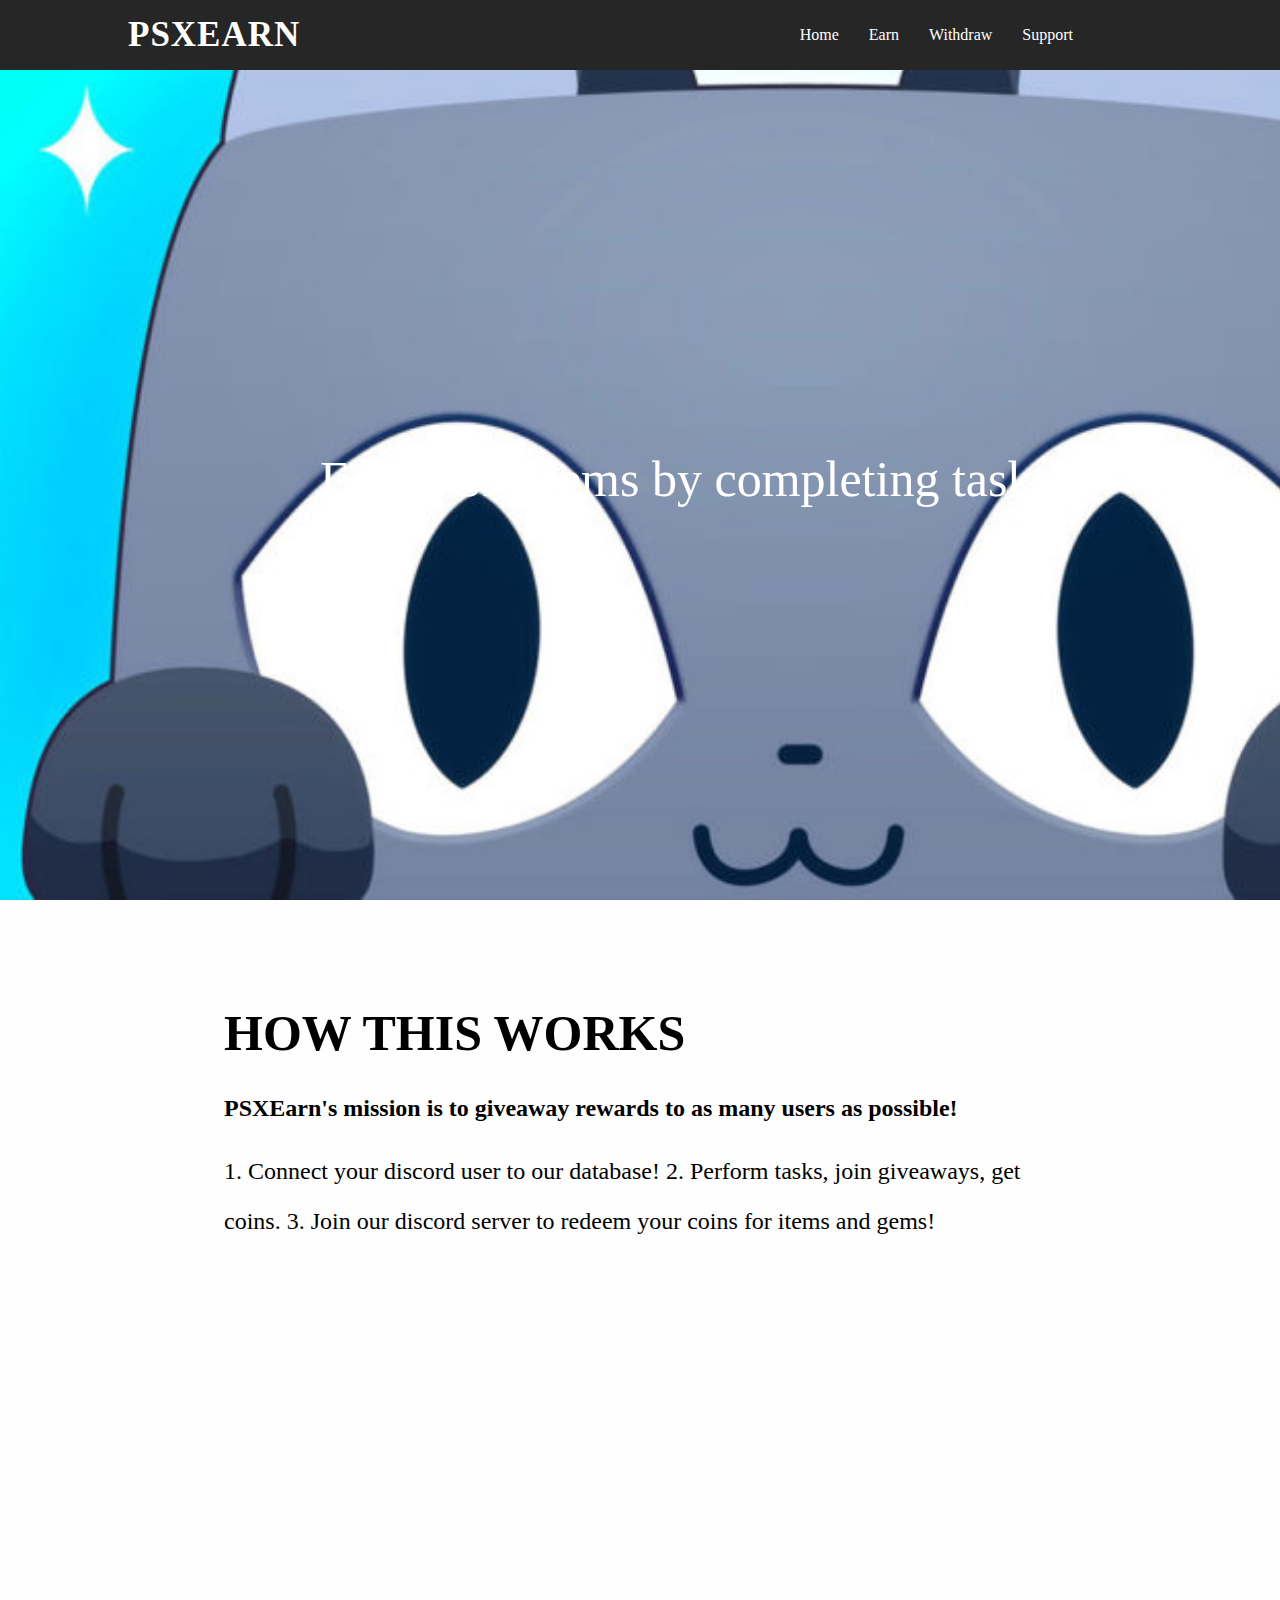
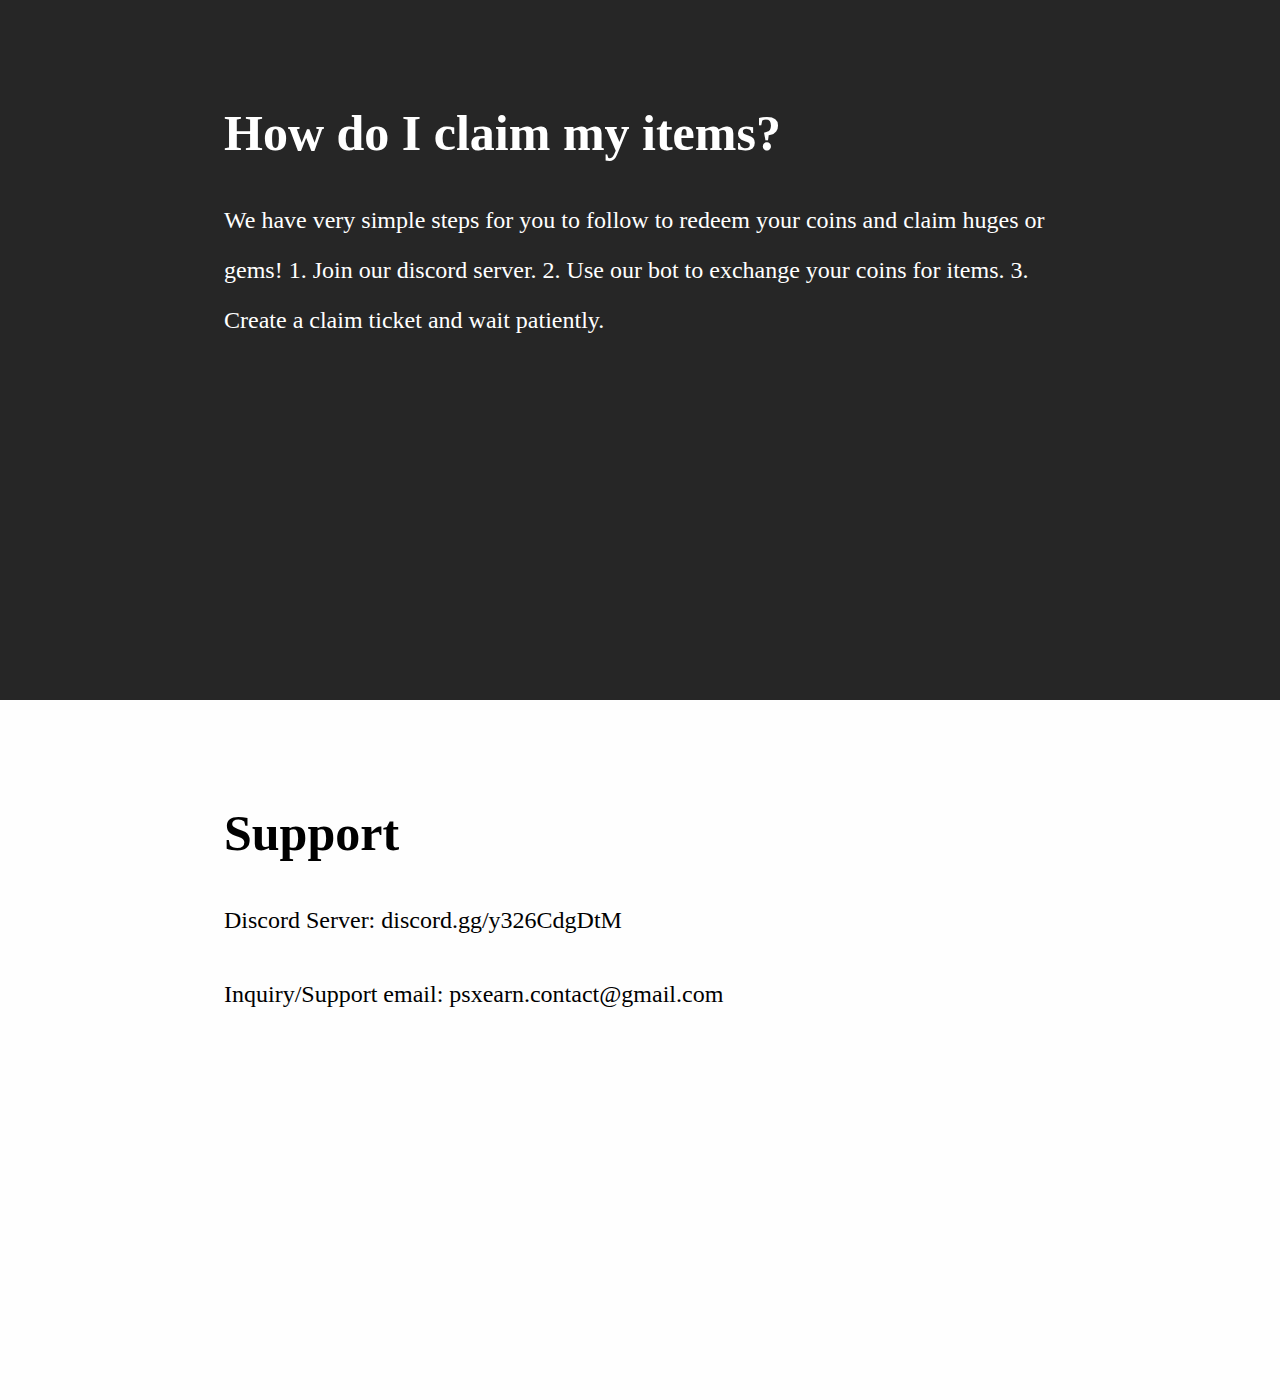
<file: index.html>
<HTML>
    <HEAD>
        <meta charset="UTF-8">
        <title> PSXEarn</title>
        <link rel="stylesheet" href="webstyle.css">
	<link rel="shortcut icon" type="image/png" href="logo.png">
    </HEAD>
    <BODY>
        <div class="navbar">
            <a class="logo" href="#">PSXEarn</a>
            <ul class="nav">
                <li><a href="#home">Home</a></li>
                <li><a href="#earn">Earn</a></li>
                <li><a href="#withdraw">Withdraw</a></li>
                <li><a href="#contact">Support</a></li>
            </ul>

        </div>
	<section class="banner-area" id="home">
	<div class="banner-text" id="home"> Earn PSX items by completing tasks!</div>

        </section>

        <section class="about-area" id="earn">

            <div class="text-part">
                <h1>
                    HOW THIS WORKS
                </h1>
                <h2>
                PSXEarn's mission is to giveaway rewards to as many users as possible!
                 </h2>
                <p>
                1. Connect your discord user to our database!
		2. Perform tasks, join giveaways, get coins.
		3. Join our discord server to redeem your coins for items and gems!
                </p>
            </div>
        </section>
        <section class="services-area" id="withdraw">
            <div class="text-part">
                <h1>
                    How do I claim my items?
                </h1>
                <p>
                We have very simple steps for you to follow to redeem your coins and claim huges or gems!
		1. Join our discord server.
		2. Use our bot to exchange your coins for items.
		3. Create a claim ticket and wait patiently.
                </p>
            </div>
        </section>

        <section class="contact-area" id="contact">
            <div class="text-part">
                <h1>
                    Support
                </h1>
                <p>
                Discord Server: discord.gg/y326CdgDtM
                </p>
                <p>
                Inquiry/Support email: psxearn.contact@gmail.com
                </p>
            </div>
        </section>
    </BODY>
    </HTML>
</file>
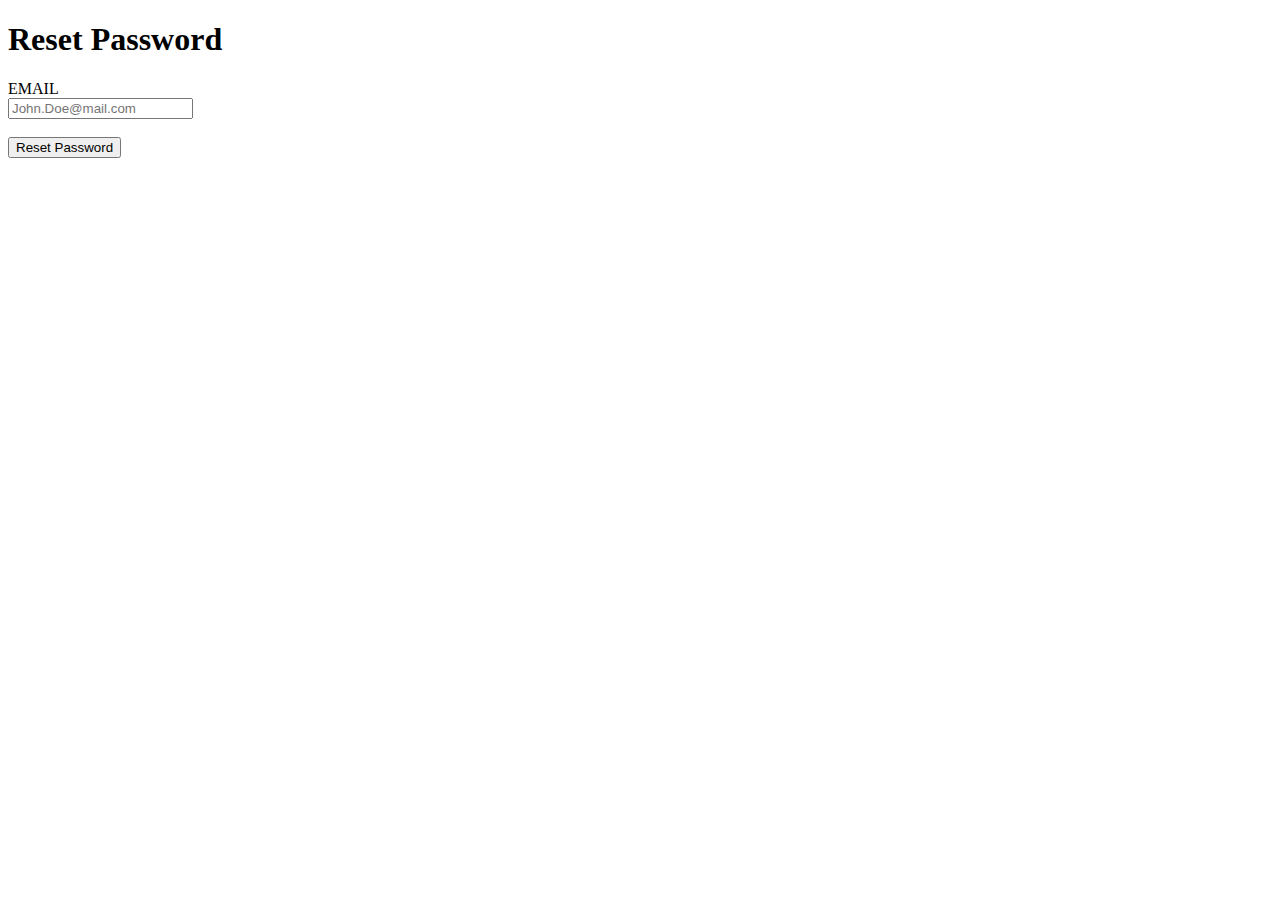
<file: index/password-reset.html>
<!DOCTYPE html>
<html lang="en">
<head>
    <meta charset="UTF-8">
    <title>Title</title>
</head>
<body>
                <form method="POST" action="/login">
                    <h1>Reset Password</h1>
                    <label for="email">EMAIL</label><br>
                    <input class="input input-msg" type="email" id="email" name="email" placeholder="John.Doe@mail.com" required><br><br>
                    <input type="submit" class="submit-button" value="Reset Password">
                </form>
</body>
</html>
</file>
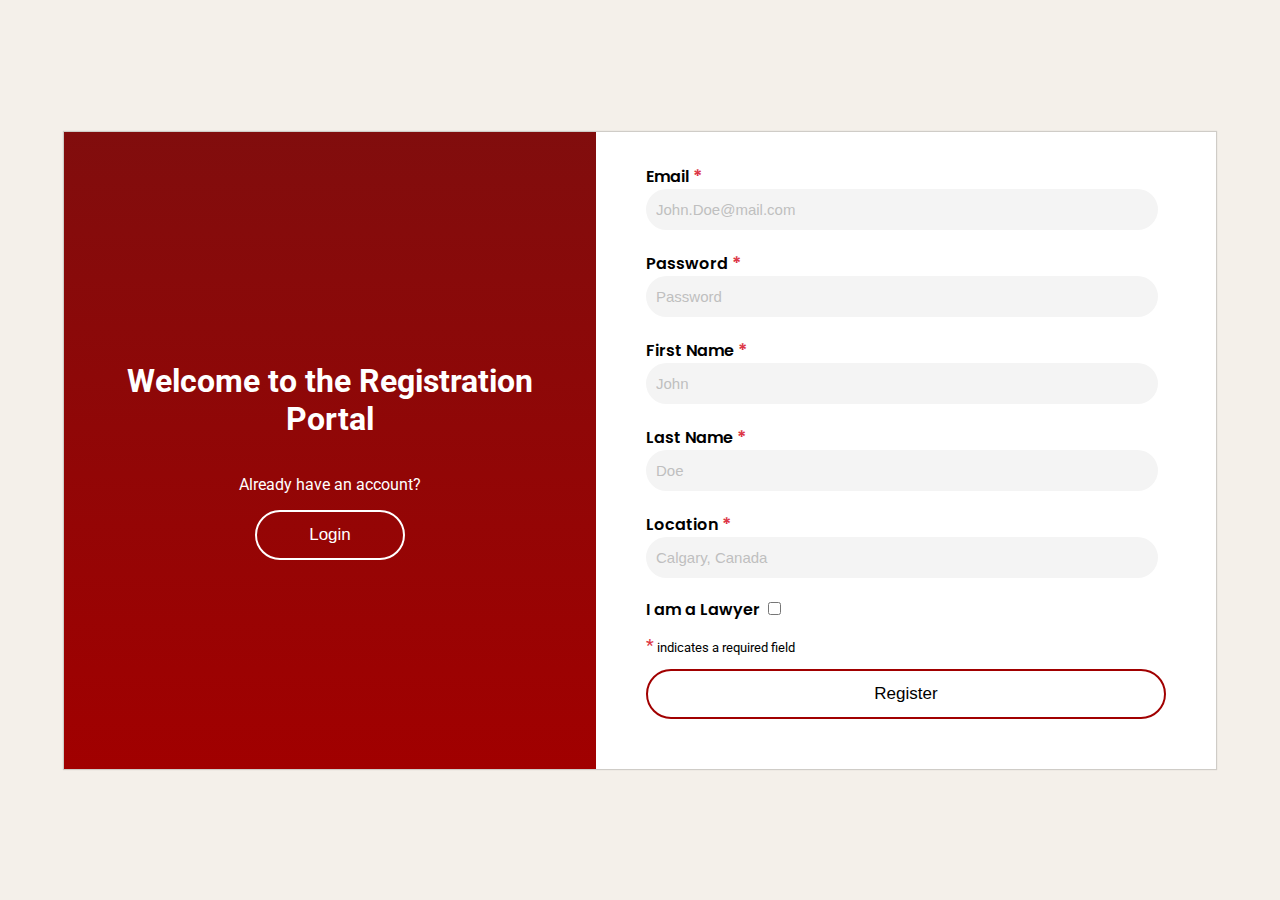
<file: index/register.html>
<!DOCTYPE html>
<html lang="en">
    <head>
        <meta charset="UTF-8">
        <title>DuoLegal | Register</title>
        <meta name="viewport" content="width=device-width, initial-scale=1.0">
        <link rel="stylesheet" href="../static/register.css">
        <link rel="stylesheet" href="../static/all.css">
        <link rel="shortcut icon" type="image/png" href="../static/graphics/logo.png">
    </head>
    <body>
        <div class="register-div">
            <!--LEFT SIDE-->
            <div class="login">
                <h1>Welcome to the Registration Portal</h1>
                <p>Already have an account?</p>
                <a href="/login"><button class="login-button">Login</button></a>
            </div>

            <!--RIGHT SIDE-->
            <div class="signup">
                <form method="POST" action="/register">
                    <label for="email">Email <span class="required">*</span></label><br>
                    <input class="input input-msg" type="email" id="email" name="email" placeholder="John.Doe@mail.com" required><br><br>
                    <label for="password">Password <span class="required">*</span></label><br>
                    <input class="input input-msg" type="password" id="password" name="password" placeholder="Password" required><br><br>
                    <label for="first">First Name <span class="required">*</span></label><br>
                    <input class="input input-msg" type="first" id="first" name="first" placeholder="John" required><br><br>
                    <label for="last">Last Name <span class="required">*</span></label><br>
                    <input class="input input-msg" type="last" id="last" name="last" placeholder="Doe" required><br><br>
                    <label for="location">Location <span class="required">*</span></label><br>
                    <input class="input input-msg" type="location" id="location" name="location" placeholder="Calgary, Canada" required><br><br>
                    <label for="lawyer-checkbox">I am a Lawyer</label>
                    <input type="checkbox" id="lawyer-checkbox" onclick="toggleLawyerFields()">


                    <!-- Additional Lawyer Fields, initially hidden -->
                    <div id="lawyer-fields" style="display:none;">
                        <br>
                        <label for="license_id">License ID <span style="font-size: 12px">(12 digits)</span> <span class="required">*</span></label><br>
                        <input class="input input-msg" type="text" id="license_id" name="license_id" placeholder="012345678910"><br><br>

                        <label for="law_school">Alma Mater <span class="required">*</span></label><br>
                        <input class="input input-msg" type="text" id="law_school" name="law_school" placeholder="Harvard"><br><br>

                        <label for="law_firm">Law Firm <span class="required">*</span></label><br>
                        <input class="input input-msg" type="text" id="law_firm" name="law_firm" placeholder="Calgary Lawyers">
                    </div>

                    <p class="required-text"><span class="required">*</span> indicates a
                        required field</p>
                    <input class="submit-button" type="submit" value="Register">
                </form>

            </div>
        </div>
        <script src="../static/script.js"></script>
    </body>
</html>
</file>
<file: webstyle.css>
body{
	margin: 0;
	padding: 0;
	Font-family: Poppins;
}
.navbar{
	position: fixed;
	display: flex;
	justify-content: center;
	align-items: center;
	flex-direction: row;
	flex-wrap: wrap;
	background-color:#262626;
	color:#fff;
	width: 100%;
	height: 70px;
	z-index: 1;
}
.nav{
	display: flex;
	justify-content: right;
	list-style: none;
	margin-right: 15%;
}
.logo{
	flex: 1 1 auto;
	margin-left: 10%;
	text-transform: uppercase;
	letter-spacing: 1px;
	font-weight: bold;
	font-size: 35px;
}
img{
	width:20%;
}
a{
	margin: 15px;
	color: white;
	text-decoration: none;
	text-transformation: uppercase;
}
a:hover{
	color: white;
}
.banner-area{
	position: relative;
	background-image: url("default.jpg");
	width: 100%;
	height: 100vh;
	Background-repeat: no-repeat;
	Background-size: cover;
}


.banner-text{
	color: white;
	font-size: 50px;
	position: absolute;
	top: 50%;
	left: 25%;
}


.about-area, .services-area, .contact-area{
	position: relative;
	display: flex;
	justify-content: space-around;
	align-items: center;
	flex-wrap: wrap;
	flex-direction: row;
	width: 100%;
	height: 700px;
}
.text-part{
	width: 65%;
	height: 80%;
}
h1{
	font-size: 50px;
	font-family:Audiowide;
}
p{
	font-size: 24px;
	line-height: 50px;
}
.about-area{
	background: #fefefe;
}
.services-area{
	background-color:#262626;
	color:#fff;
}

.contact-area{
	background: #fefefe;
}



html {
    scroll-behavior: smooth;
}
</file>
<file: static/register.css>
/*
    CSS for registration page
*/

@import url('https://fonts.googleapis.com/css2?family=Poppins:wght@600&display=swap');

body {
    background-color: #f4f0ea;
    display: flex;
    justify-content: center;
    align-items: center;
    min-height: 100vh;
}

.signup {
    display: flex;
    justify-content: center;
    align-items: center;
    background-color: white;
    padding: 30px;
}

.login {
    text-align: center;
    background-image: linear-gradient(#810d0d, #a10000);
    color: white;
    padding: 30px;
    display: flex;
    flex-direction: column;
    justify-content: center;
    align-items: center;
}

.register-div {
    box-shadow: 0 0 1px 1px rgba(0, 0, 0, 0.15);
    margin: 50px;
    width: 90%;
    max-width: 1200px;
}

@media (min-width: 65em) {
    .signup {
        background-color: white;
        padding: 50px;
        padding-top: 30px;
        width: 50%;
        display: flex;
    }

    .login {
        width: 50%;
        background-image: linear-gradient(#810d0d, #a10000);
        color: white;
        align-items: center;
        text-align: center;
        justify-content: center;
    }

    .register-div {
        overflow: hidden;
        display: flex;
        box-shadow: 0 0 1px 1px rgba(0, 0, 0, 0.15);
        margin: 50px;
    }
}

.login-button {
    background-color: transparent;
    border: 2px solid #ffffff;
    height: 50px;
    transition: all .4s ease;
    border-radius: 50px;
    text-align: center;
    font-size: 17px;
    width: 150px;
    color: white;
    display: inline-block;
}

.login-button a {
    color: white;
    text-decoration: none;
}

.login-button:hover {
    color: black;
    cursor: pointer;
    background-color: #ffffff;
}

label {
    font-family: "Poppins", sans-serif;
    font-weight: 600;
    font-style: normal;
}

.input {
    height: 39px;
    border: none;
    border-radius: 50px;
    padding-left: 10px;
    font-size: 15px;
    max-width: 500px;
    width: 65vw;
    background-color: #f4f4f4;
}

.input-msg:hover {
    border: none;
}

.input:focus,
.msg-box:focus {
    outline: none;
}

.input::placeholder,
.msg-box::placeholder {
    color: #bfbfbf;
}

.submit-button {
    background-color: transparent;
    color: black;
    border: 2px solid #a10000;
    height: 50px;
    max-width: 520px;
    width: 67vw;
    text-align: center;
    text-decoration: none;
    font-size: 17px;
    transition: all .4s ease;
    border-radius: 50px;
}

.submit-button:hover {
    color: white;
    cursor: pointer;
    background-color: #a10000;
}
</file>
<file: static/all.css>
/*
    CSS file for styles used in ALL pages
*/

@import url(https://fonts.googleapis.com/css?family=Roboto:400,100,300,500,700);

html {
    scroll-behavior: smooth;
}

body {
    font-family: Roboto, sans-serif;
    margin: 0;
}

/* Navigation Bar */
.navbar {
    position: fixed;
    display: flex;
    justify-content: center;
    align-items: center;
    flex-direction: row;
    flex-wrap: wrap;
    background-color: #262626;
    color: #fff;
    width: 100%;
    height: 70px;
    z-index: 1;
    top: 0;
}

.nav {
    display: flex;
    justify-content: right;
    list-style: none;
    margin-right: 10px;
}

.nav-account {
    margin-right: 10%;
    display: flex;
    list-style: none;
    justify-content: right;
}

.logo {
    flex: 1 1 auto;
    margin-left: 10%;
    letter-spacing: 1px;
    font-weight: bold;
    font-size: 35px;
    color: white;
    text-decoration: none;
}

.nav a {
    margin: 0;
    color: white;
    text-decoration: none;
    padding: 10px 20px 10px 20px;
    border-radius: 50px;
}

.nav-account a {
    margin: 0;
    color: white;
    text-decoration: none;
    padding: 10px 20px 10px 20px;
}

.nav a:hover {
    transition: all .6s ease;
    background-color: #313131;
}

/* Conditional navbar buttons depending on page */
.nav-logout, .nav-login {
    border-radius: 0 50px 50px 0;
    background-color: #a10000;
}

.nav-logout:hover {
    transition: all .6s ease;
    background-color: #810d0d;
}

.nav-register {
    border-radius: 50px 0 0 50px;
    background-color: #5a5a5a;
}

.nav-profile {
    border-radius: 50px 0 0 50px;
    background-color: #5a5a5a;
}

.nav-login:hover {
    transition: all .6s ease;
    background-color: #810d0d;
}

.nav-register:hover, .nav-profile:hover {
    transition: all .6s ease;
    background-color: #686868;
}

/* Progress scroll */
.scroll-container {
    width: 100%;
    height: 4px;
    background: #ccc;
    position: fixed;
    z-index: 2;
    top: 70px;
}

.scroll-progress-bar {
    height: 4px;
    background: #a10000;
    z-index: 2;
    top: 70px;
    width: 0;
}


/* Back to top button */
#button {
    display: inline-block;
    background-color: #ccc;
    width: 50px;
    height: 50px;
    text-align: center;
    border-radius: 4px;
    position: fixed;
    bottom: 30px;
    right: 30px;
    transition: background-color .3s,
    opacity .5s, visibility .5s;
    opacity: 0;
    text-decoration: none;
    visibility: hidden;
    transition: all .6s ease;
}

#button::after {
    content: "\f077";
    font-family: FontAwesome;
    font-weight: normal;
    font-style: normal;
    font-size: 2em;
    line-height: 55px;
    color: #fff;
}

#button:hover {
    cursor: pointer;
    background-color: #000;
}

#button:active {
    background-color: #555;
}

#button.show {
    opacity: 1;
    z-index: 1;
    visibility: visible;
}

/* Footers */
.footer {
    text-align: center;
    box-shadow: -1px -1px 4px 0 rgba(0, 0, 0, .1);
    background-color: #262626;
    color: white;
    padding: 20px;
    padding-bottom: 1px;
}

.nav-footer {
    list-style: none;
    display: flex;
    justify-content: center;
    align-items: center;
    flex-direction: row;
    flex-wrap: wrap;
}

.nav-footer a {
    text-decoration: none;
    color: white;
}

.footer p {
    color: #a8a8a8;
    font-size: 12px;
    text-align: left;
}

.nav-footer a {
    margin: 0;
    color: white;
    text-decoration: none;
    padding: 10px 20px 10px 20px;
    border-radius: 50px;
}

.nav-footer a:hover {
    transition: all .6s ease;
    background-color: #313131;
}

/* Forms */
.required {
    color: #dc3545;
    font-size: 18px;
}

.required-text {
    font-size: 13px;
}
</file>
